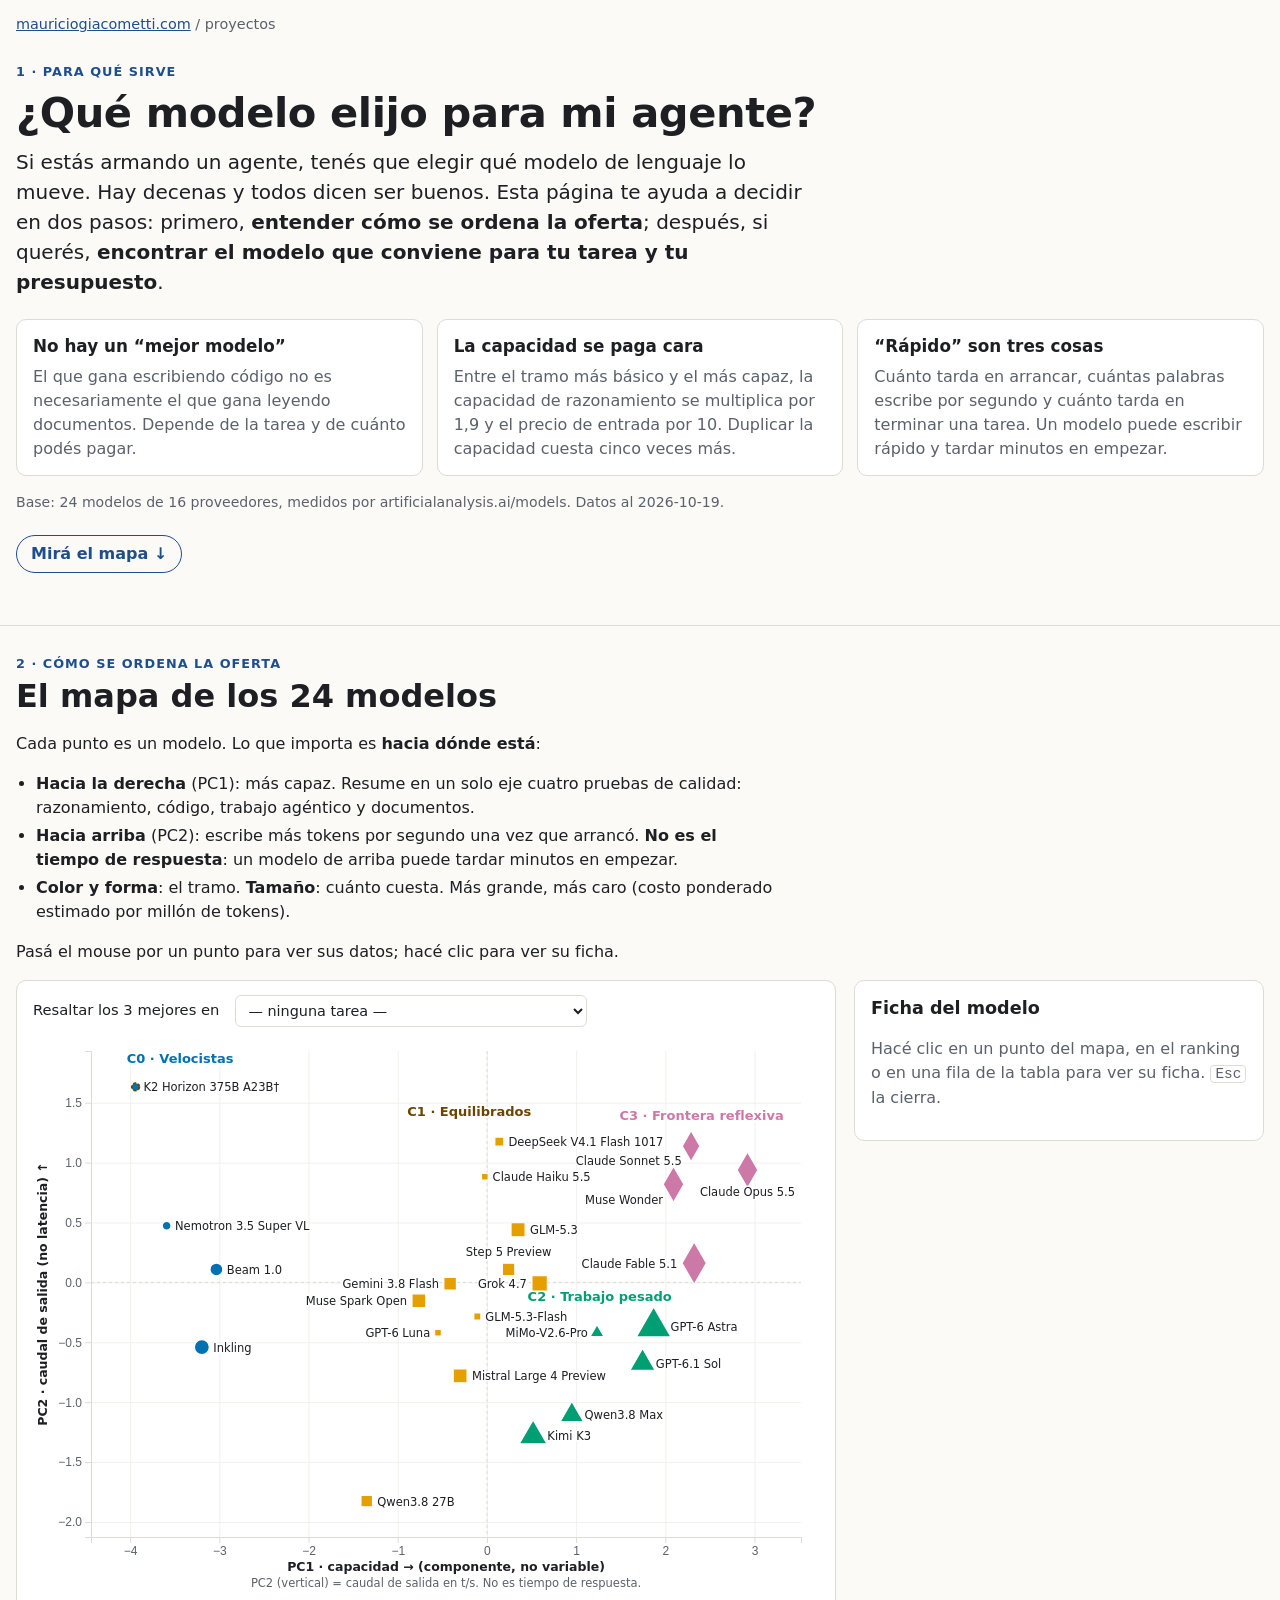
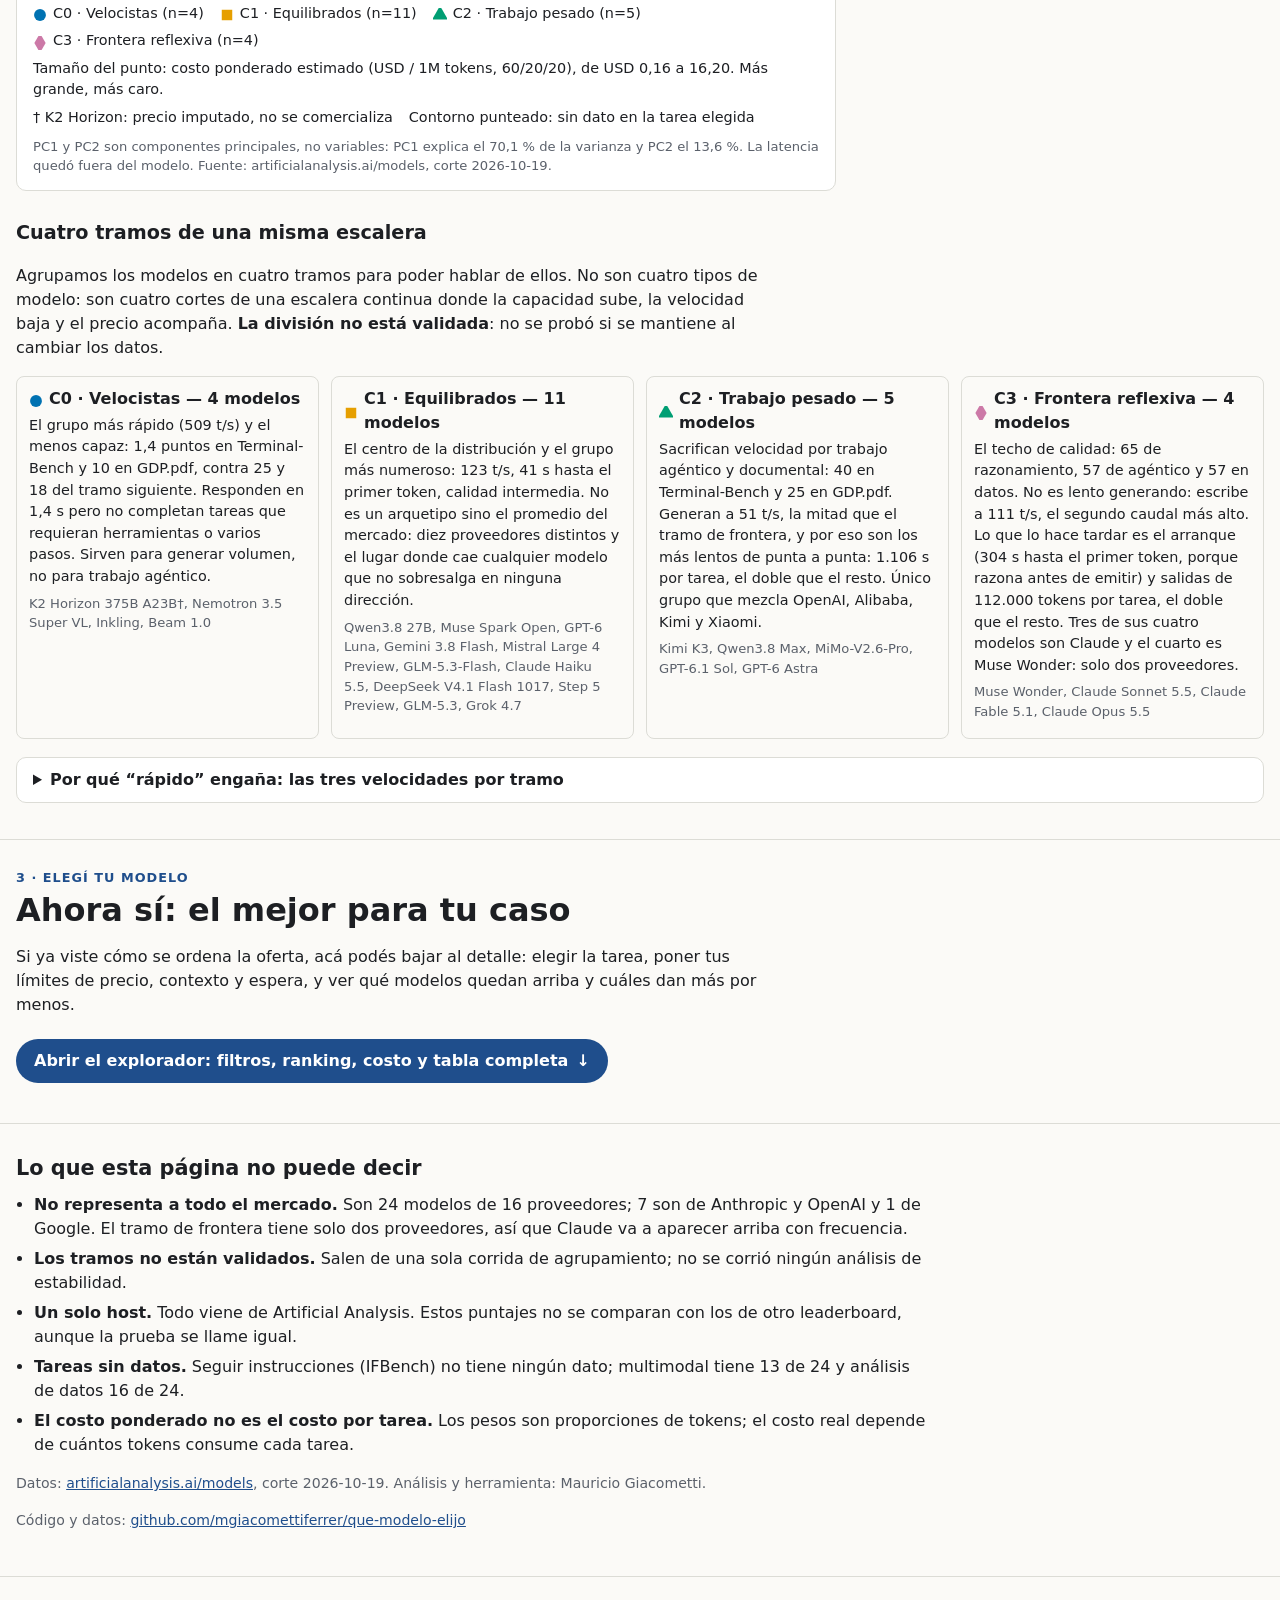
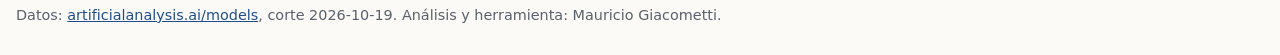
<file: outputs/web/que-modelo-elijo/index.html>
<!doctype html>
<html lang="es">
<head>
<meta charset="utf-8">
<meta name="viewport" content="width=device-width, initial-scale=1">
<title>¿Qué modelo elijo para mi agente? · Mauricio Giacometti</title>
<meta name="description" content="Cómo se ordenan 24 modelos de lenguaje de 16 proveedores según capacidad, velocidad y precio, y cómo elegir uno para tu agente. Datos de Artificial Analysis con corte 2026-10-19.">
<link rel="stylesheet" href="styles.css">
</head>
<body class="qm qm-standalone">
<a class="skip" href="#principal">Saltar al contenido</a>

<header class="site">
  <nav aria-label="Ruta"><a href="https://mauriciogiacometti.com">mauriciogiacometti.com</a> <span aria-hidden="true">/</span> proyectos</nav>
</header>

<main id="principal">

  <!-- NIVEL 1 · Para qué sirve -->
  <section class="level level-1" aria-labelledby="l1-title">
    <p class="step">1 · Para qué sirve</p>
    <h1 id="l1-title">¿Qué modelo elijo para mi agente?</h1>
    <p class="lede">Si estás armando un agente, tenés que elegir qué modelo de lenguaje lo mueve. Hay decenas y todos dicen ser buenos. Esta página te ayuda a decidir en dos pasos: primero, <strong>entender cómo se ordena la oferta</strong>; después, si querés, <strong>encontrar el modelo que conviene para tu tarea y tu presupuesto</strong>.</p>

    <div class="qm-ideas">
      <article class="idea">
        <h2>No hay un “mejor modelo”</h2>
        <p>El que gana escribiendo código no es necesariamente el que gana leyendo documentos. Depende de la tarea y de cuánto podés pagar.</p>
      </article>
      <article class="idea">
        <h2>La capacidad se paga cara</h2>
        <p>Entre el tramo más básico y el más capaz, la capacidad de razonamiento se multiplica por 1,9 y el precio de entrada por 10. Duplicar la capacidad cuesta cinco veces más.</p>
      </article>
      <article class="idea">
        <h2>“Rápido” son tres cosas</h2>
        <p>Cuánto tarda en arrancar, cuántas palabras escribe por segundo y cuánto tarda en terminar una tarea. Un modelo puede escribir rápido y tardar minutos en empezar.</p>
      </article>
    </div>

    <p class="source">Base: <span id="meta-line"></span></p>
    <p class="next"><a href="#l2-title">Mirá el mapa ↓</a></p>
  </section>

  <!-- NIVEL 2 · El mapa -->
  <section class="level level-2" aria-labelledby="l2-title">
    <p class="step">2 · Cómo se ordena la oferta</p>
    <h2 id="l2-title" class="level-title">El mapa de los 24 modelos</h2>
    <div class="reading">
      <p>Cada punto es un modelo. Lo que importa es <strong>hacia dónde está</strong>:</p>
      <ul>
        <li><strong>Hacia la derecha</strong> (PC1): más capaz. Resume en un solo eje cuatro pruebas de calidad: razonamiento, código, trabajo agéntico y documentos.</li>
        <li><strong>Hacia arriba</strong> (PC2): escribe más tokens por segundo una vez que arrancó. <strong>No es el tiempo de respuesta</strong>: un modelo de arriba puede tardar minutos en empezar.</li>
        <li><strong>Color y forma</strong>: el tramo. <strong>Tamaño</strong>: cuánto cuesta. Más grande, más caro (costo ponderado estimado por millón de tokens).</li>
      </ul>
      <p>Pasá el mouse por un punto para ver sus datos; hacé clic para ver su ficha.</p>
    </div>

    <div class="map-layout">
      <div class="card map-card">
        <div class="chart-tools">
          <label for="map-task">Resaltar los 3 mejores en</label>
          <select id="map-task"></select>
        </div>
        <div id="pca" class="chart"></div>
        <div id="pca-legend" class="legend" aria-label="Leyenda de tramos"></div>
        <p class="foot">PC1 y PC2 son componentes principales, no variables: PC1 explica el 70,1 % de la varianza y PC2 el 13,6 %. La latencia quedó fuera del modelo. Fuente: artificialanalysis.ai/models, corte 2026-10-19.</p>
      </div>
      <aside class="card ficha" aria-labelledby="ficha-title" aria-live="polite">
        <h3 id="ficha-title">Ficha del modelo</h3>
        <div id="ficha" class="ficha-slot"></div>
      </aside>
    </div>

    <h3 class="sub-title">Cuatro tramos de una misma escalera</h3>
    <p class="reading">Agrupamos los modelos en cuatro tramos para poder hablar de ellos. No son cuatro tipos de modelo: son cuatro cortes de una escalera continua donde la capacidad sube, la velocidad baja y el precio acompaña. <strong>La división no está validada</strong>: no se probó si se mantiene al cambiar los datos.</p>
    <div id="tramos" class="tramos"></div>

    <details class="more">
      <summary>Por qué “rápido” engaña: las tres velocidades por tramo</summary>
      <div class="table-wrap">
        <table class="mini">
          <caption>Promedios por tramo. Fuente: artificialanalysis.ai/models, corte 2026-10-19.</caption>
          <thead><tr><th scope="col">Medida</th><th scope="col">C0</th><th scope="col">C1</th><th scope="col">C2</th><th scope="col">C3</th></tr></thead>
          <tbody>
            <tr><th scope="row">Caudal de salida (t/s)</th><td>508,6</td><td>122,7</td><td>51,2</td><td>110,7</td></tr>
            <tr><th scope="row">Latencia al primer token (s)</th><td>1,4</td><td>41,2</td><td>114,0</td><td><strong>304,1</strong></td></tr>
            <tr><th scope="row">Tiempo por tarea (s)</th><td><strong>80</strong></td><td>598</td><td><strong>1.106</strong></td><td>703</td></tr>
          </tbody>
        </table>
      </div>
      <p>El tramo de frontera escribe rápido pero arranca tarde, porque razona antes de emitir. El de trabajo pesado arranca antes pero escribe a la mitad del caudal, y termina siendo el más lento de punta a punta.</p>
    </details>
  </section>

  <!-- NIVEL 3 · Elegir -->
  <section class="level level-3" aria-labelledby="l3-title">
    <p class="step">3 · Elegí tu modelo</p>
    <h2 id="l3-title" class="level-title">Ahora sí: el mejor para tu caso</h2>
    <p class="reading">Si ya viste cómo se ordena la oferta, acá podés bajar al detalle: elegir la tarea, poner tus límites de precio, contexto y espera, y ver qué modelos quedan arriba y cuáles dan más por menos.</p>

    <details id="explorer" class="explorer">
      <summary><span>Abrir el explorador: filtros, ranking, costo y tabla completa</span></summary>

      <ul class="warnings" aria-label="Advertencias sobre los datos">
        <li><strong>K2 Horizon (†) tiene precio imputado y no se comercializa.</strong> La fuente publica 0,00; se le asignó el mínimo del dataset. Si encabeza un orden por costo, no es una opción contratable.</li>
        <li><strong>Las tareas no se mezclan.</strong> Cada una es una prueba distinta; no se calcula ningún promedio entre ellas.</li>
        <li><strong>“Sin dato” no es puntaje bajo.</strong> Significa que la prueba no se corrió para ese modelo.</li>
      </ul>

      <div class="layout">
        <aside class="controls" aria-label="Tarea y filtros">
          <form id="filters">
            <fieldset>
              <legend>Tarea</legend>
              <label for="task">¿Para qué lo vas a usar?</label>
              <select id="task"></select>
              <p class="hint" id="task-hint"></p>
              <label class="check"><input type="checkbox" id="only-data"> Mostrar solo modelos con dato para esta tarea</label>
            </fieldset>

            <fieldset>
              <legend>Precio de entrada <span class="unit">USD / 1M tokens</span></legend>
              <label for="price-min">Mínimo: <output id="price-min-out"></output></label>
              <input type="range" id="price-min" min="0" max="1000" step="1">
              <label for="price-max">Máximo: <output id="price-max-out"></output></label>
              <input type="range" id="price-max" min="0" max="1000" step="1">
            </fieldset>

            <fieldset>
              <legend>Contexto mínimo</legend>
              <label for="ctx">Al menos <output id="ctx-out"></output> tokens</label>
              <input type="range" id="ctx" min="0" step="1">
            </fieldset>

            <fieldset>
              <legend>Latencia máxima al primer token</legend>
              <label for="lat">Hasta <output id="lat-out"></output> <span class="unit">(escala logarítmica)</span></label>
              <input type="range" id="lat" min="0" max="1000" step="1">
            </fieldset>

            <fieldset>
              <legend>Tramo</legend>
              <div id="cluster-list" class="checklist"></div>
            </fieldset>

            <fieldset>
              <legend>Licencia</legend>
              <label class="check"><input type="checkbox" id="open-only"> Solo pesos abiertos</label>
            </fieldset>

            <fieldset>
              <legend>Proveedor</legend>
              <p class="hint">Pasá el mouse o el foco por un proveedor para resaltar sus modelos.</p>
              <div class="mini-actions">
                <button type="button" id="prov-all">Todos</button>
                <button type="button" id="prov-none">Ninguno</button>
              </div>
              <div id="provider-list" class="checklist providers"></div>
            </fieldset>

            <button type="button" id="reset" class="reset">Restablecer filtros</button>
          </form>
        </aside>

        <div class="content">
          <p id="count" class="count" role="status" aria-live="polite"></p>

          <div class="row two">
            <section class="card" aria-labelledby="rank-title">
              <h3 id="rank-title">Ranking</h3>
              <div id="ranking"></div>
            </section>
            <section class="card ficha" aria-labelledby="ficha2-title" aria-live="polite">
              <h3 id="ficha2-title">Ficha del modelo</h3>
              <div id="ficha2" class="ficha-slot"></div>
            </section>
          </div>

          <section class="card" aria-labelledby="pareto-title">
            <h3 id="pareto-title">Costo contra capacidad</h3>
            <p class="sub">Eje X: el puntaje en la tarea elegida. Eje Y: el costo, en escala logarítmica. La línea une la <strong>frontera de Pareto</strong>: los modelos para los que ningún otro es a la vez mejor y más barato.</p>
            <div class="chart-tools">
              <label for="cost-metric">Costo en Y</label>
              <select id="cost-metric">
                <option value="ponderado">Costo ponderado estimado (USD / 1M tokens) · 60/20/20</option>
                <option value="precio_in">Precio de entrada (USD / 1M tokens)</option>
                <option value="precio_out">Precio de salida (USD / 1M tokens)</option>
              </select>
              <label class="check"><input type="checkbox" id="color-pareto"> Colorear por frontera</label>
              <label class="check"><input type="checkbox" id="pareto-k2"> Incluir K2 Horizon en la frontera</label>
            </div>
            <div id="pareto" class="chart"></div>
            <p class="foot" id="pareto-foot"></p>
          </section>

          <section class="card" aria-labelledby="tabla-title">
            <h3 id="tabla-title">Todas las métricas</h3>
            <p class="sub">Hacé clic en un encabezado para ordenar. Los faltantes figuran como “sin dato” y siempre van al final, en cualquier sentido de orden.</p>
            <p id="sort-warning" class="alert" hidden></p>
            <div class="table-wrap" tabindex="0" role="region" aria-labelledby="tabla-title">
              <table id="table" class="data"></table>
            </div>
            <p class="foot" id="table-foot"></p>
          </section>
        </div>
      </div>
    </details>
  </section>

  <section class="level limits-wrap" aria-labelledby="limites-title">
    <h2 id="limites-title" class="level-title small">Lo que esta página no puede decir</h2>
    <ul class="limits">
      <li><strong>No representa a todo el mercado.</strong> Son 24 modelos de 16 proveedores; 7 son de Anthropic y OpenAI y 1 de Google. El tramo de frontera tiene solo dos proveedores, así que Claude va a aparecer arriba con frecuencia.</li>
      <li><strong>Los tramos no están validados.</strong> Salen de una sola corrida de agrupamiento; no se corrió ningún análisis de estabilidad.</li>
      <li><strong>Un solo host.</strong> Todo viene de Artificial Analysis. Estos puntajes no se comparan con los de otro leaderboard, aunque la prueba se llame igual.</li>
      <li><strong>Tareas sin datos.</strong> Seguir instrucciones (IFBench) no tiene ningún dato; multimodal tiene 13 de 24 y análisis de datos 16 de 24.</li>
      <li><strong>El costo ponderado no es el costo por tarea.</strong> Los pesos son proporciones de tokens; el costo real depende de cuántos tokens consume cada tarea.</li>
    </ul>
    <p class="source">Datos: <a href="https://artificialanalysis.ai/models">artificialanalysis.ai/models</a>, corte 2026-10-19. Análisis y herramienta: Mauricio Giacometti.</p>
    <p class="source">Código y datos: <a href="https://github.com/mgiacomettiferrer/que-modelo-elijo">github.com/mgiacomettiferrer/que-modelo-elijo</a></p>
  </section>
</main>

<footer class="site">
  <p>Datos: <a href="https://artificialanalysis.ai/models">artificialanalysis.ai/models</a>, corte 2026-10-19. Análisis y herramienta: Mauricio Giacometti.</p>
</footer>

<div id="tooltip" class="tooltip" role="tooltip" hidden></div>

<script src="vendor/d3.min.js"></script>
<script src="data/models.js"></script>
<script src="app.js"></script>
</body>
</html>
</file>
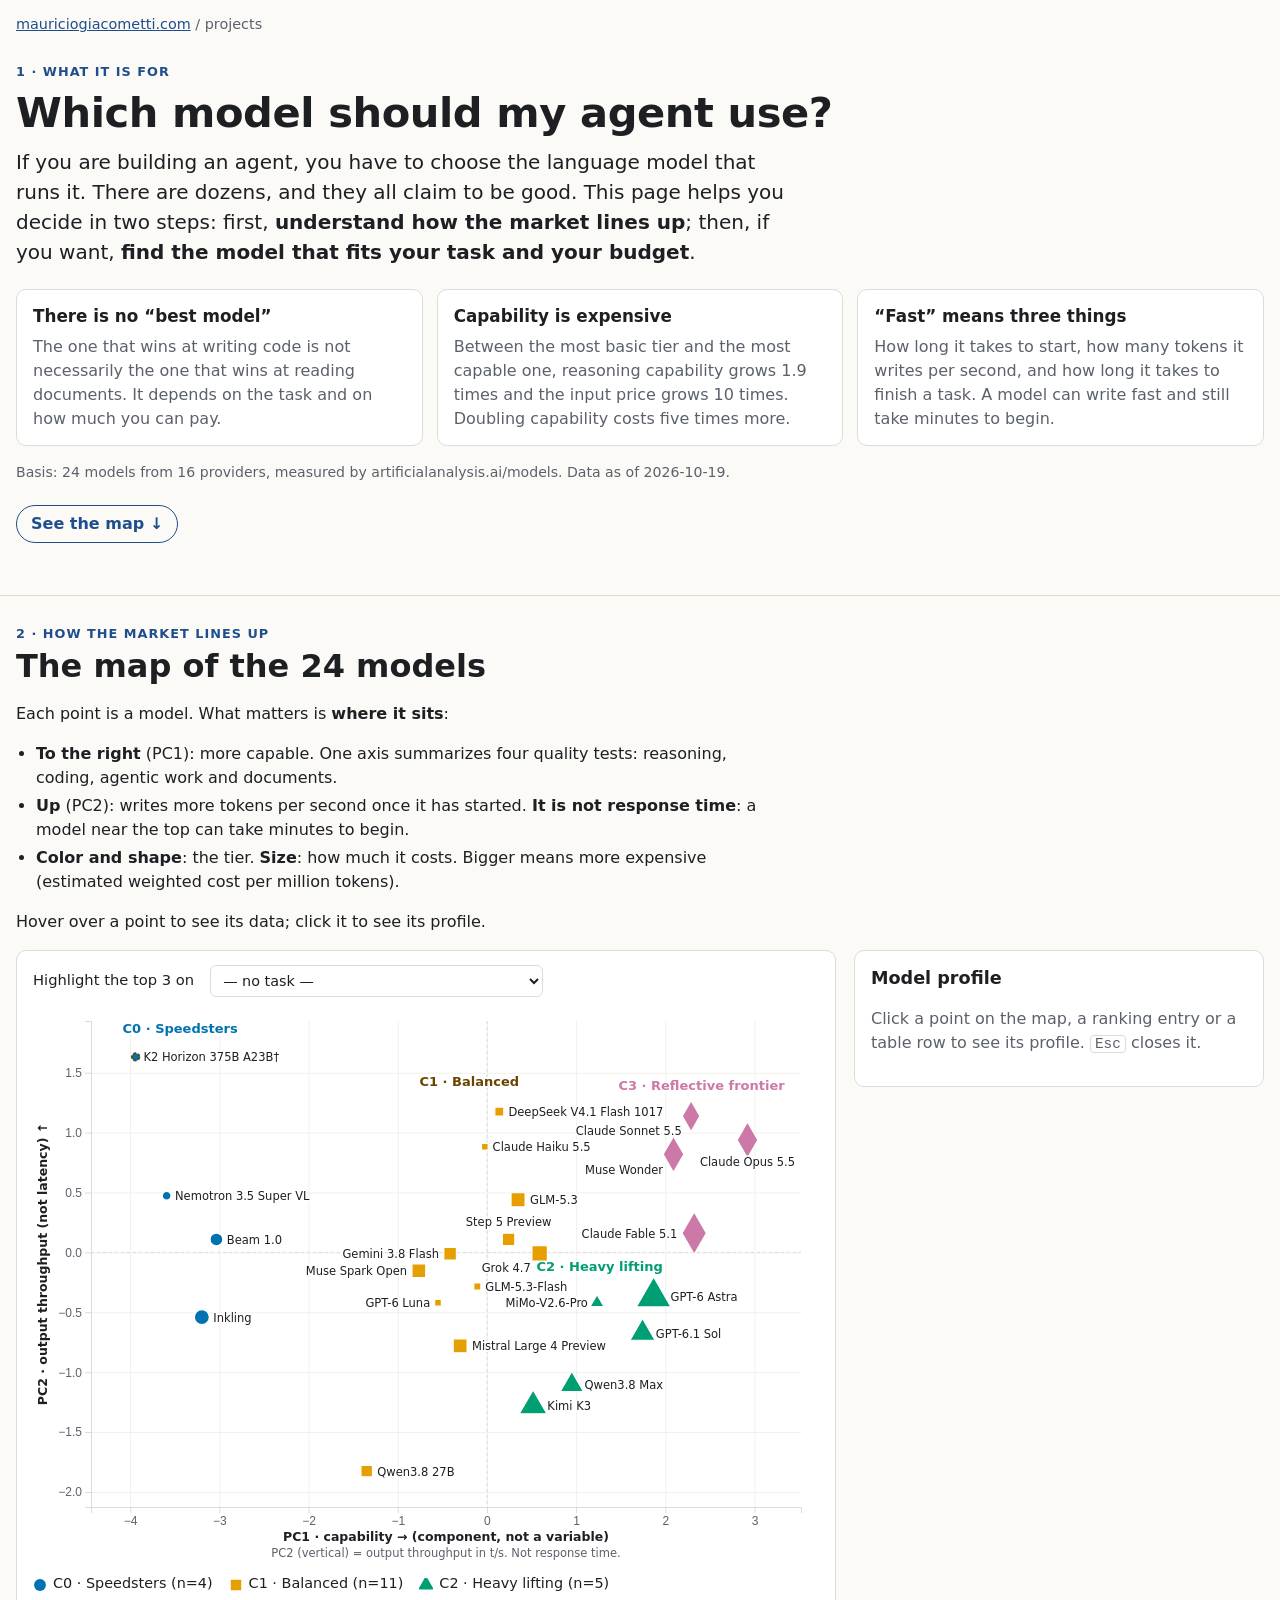
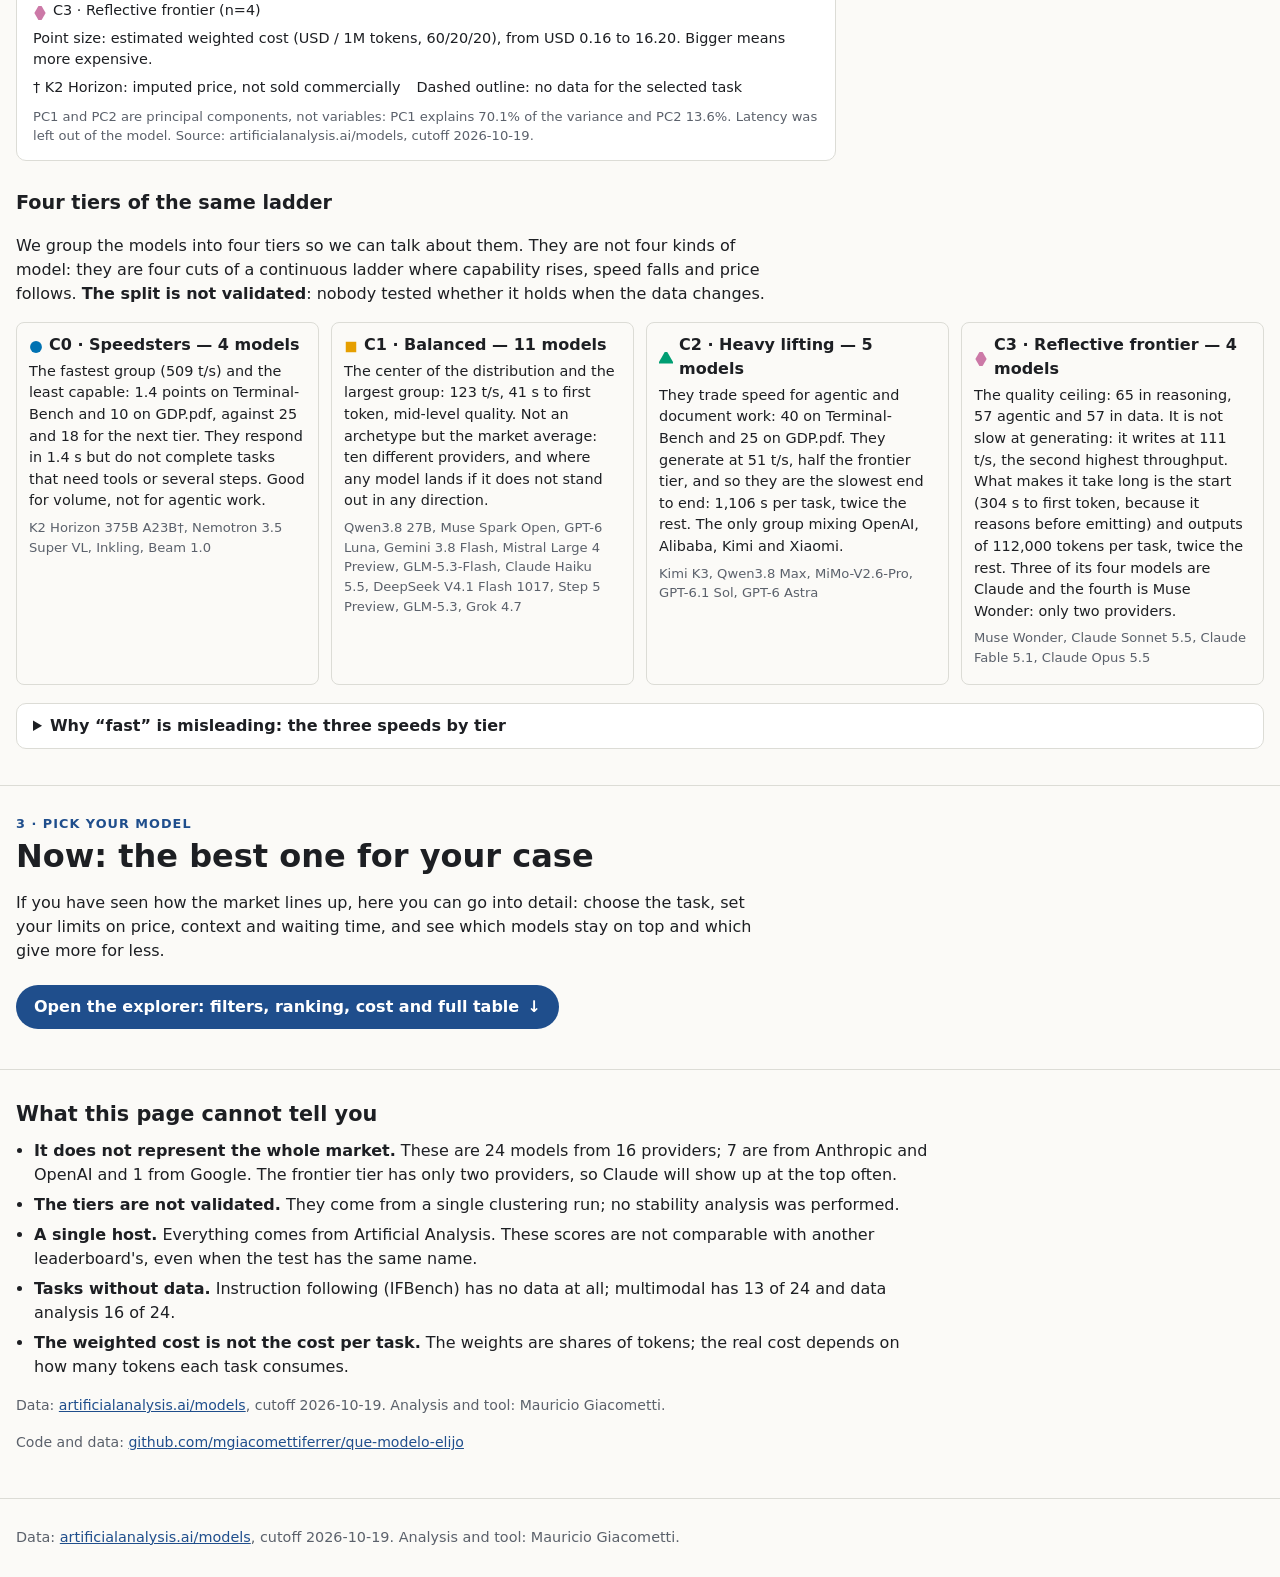
<file: outputs/web/que-modelo-elijo/en/index.html>
<!doctype html>
<html lang="en">
<head>
<meta charset="utf-8">
<meta name="viewport" content="width=device-width, initial-scale=1">
<title>Which model should my agent use? · Mauricio Giacometti</title>
<meta name="description" content="How 24 language models from 16 providers line up by capability, speed and price, and how to pick one for your agent. Data from Artificial Analysis, cutoff 2026-10-19.">
<link rel="stylesheet" href="../styles.css">
</head>
<body class="qm qm-standalone">
<a class="skip" href="#principal">Skip to content</a>

<header class="site">
  <nav aria-label="Breadcrumb"><a href="https://mauriciogiacometti.com/en/">mauriciogiacometti.com</a> <span aria-hidden="true">/</span> projects</nav>
</header>

<main id="principal">

  <!-- LEVEL 1 · What it is for -->
  <section class="level level-1" aria-labelledby="l1-title">
    <p class="step">1 · What it is for</p>
    <h1 id="l1-title">Which model should my agent use?</h1>
    <p class="lede">If you are building an agent, you have to choose the language model that runs it. There are dozens, and they all claim to be good. This page helps you decide in two steps: first, <strong>understand how the market lines up</strong>; then, if you want, <strong>find the model that fits your task and your budget</strong>.</p>

    <div class="qm-ideas">
      <article class="idea">
        <h2>There is no “best model”</h2>
        <p>The one that wins at writing code is not necessarily the one that wins at reading documents. It depends on the task and on how much you can pay.</p>
      </article>
      <article class="idea">
        <h2>Capability is expensive</h2>
        <p>Between the most basic tier and the most capable one, reasoning capability grows 1.9 times and the input price grows 10 times. Doubling capability costs five times more.</p>
      </article>
      <article class="idea">
        <h2>“Fast” means three things</h2>
        <p>How long it takes to start, how many tokens it writes per second, and how long it takes to finish a task. A model can write fast and still take minutes to begin.</p>
      </article>
    </div>

    <p class="source">Basis: <span id="meta-line"></span></p>
    <p class="next"><a href="#l2-title">See the map ↓</a></p>
  </section>

  <!-- LEVEL 2 · The map -->
  <section class="level level-2" aria-labelledby="l2-title">
    <p class="step">2 · How the market lines up</p>
    <h2 id="l2-title" class="level-title">The map of the 24 models</h2>
    <div class="reading">
      <p>Each point is a model. What matters is <strong>where it sits</strong>:</p>
      <ul>
        <li><strong>To the right</strong> (PC1): more capable. One axis summarizes four quality tests: reasoning, coding, agentic work and documents.</li>
        <li><strong>Up</strong> (PC2): writes more tokens per second once it has started. <strong>It is not response time</strong>: a model near the top can take minutes to begin.</li>
        <li><strong>Color and shape</strong>: the tier. <strong>Size</strong>: how much it costs. Bigger means more expensive (estimated weighted cost per million tokens).</li>
      </ul>
      <p>Hover over a point to see its data; click it to see its profile.</p>
    </div>

    <div class="map-layout">
      <div class="card map-card">
        <div class="chart-tools">
          <label for="map-task">Highlight the top 3 on</label>
          <select id="map-task"></select>
        </div>
        <div id="pca" class="chart"></div>
        <div id="pca-legend" class="legend" aria-label="Tier legend"></div>
        <p class="foot">PC1 and PC2 are principal components, not variables: PC1 explains 70.1% of the variance and PC2 13.6%. Latency was left out of the model. Source: artificialanalysis.ai/models, cutoff 2026-10-19.</p>
      </div>
      <aside class="card ficha" aria-labelledby="ficha-title" aria-live="polite">
        <h3 id="ficha-title">Model profile</h3>
        <div id="ficha" class="ficha-slot"></div>
      </aside>
    </div>

    <h3 class="sub-title">Four tiers of the same ladder</h3>
    <p class="reading">We group the models into four tiers so we can talk about them. They are not four kinds of model: they are four cuts of a continuous ladder where capability rises, speed falls and price follows. <strong>The split is not validated</strong>: nobody tested whether it holds when the data changes.</p>
    <div id="tramos" class="tramos"></div>

    <details class="more">
      <summary>Why “fast” is misleading: the three speeds by tier</summary>
      <div class="table-wrap">
        <table class="mini">
          <caption>Averages by tier. Source: artificialanalysis.ai/models, cutoff 2026-10-19.</caption>
          <thead><tr><th scope="col">Measure</th><th scope="col">C0</th><th scope="col">C1</th><th scope="col">C2</th><th scope="col">C3</th></tr></thead>
          <tbody>
            <tr><th scope="row">Output throughput (t/s)</th><td>508.6</td><td>122.7</td><td>51.2</td><td>110.7</td></tr>
            <tr><th scope="row">Latency to first token (s)</th><td>1.4</td><td>41.2</td><td>114.0</td><td><strong>304.1</strong></td></tr>
            <tr><th scope="row">Time per task (s)</th><td><strong>80</strong></td><td>598</td><td><strong>1,106</strong></td><td>703</td></tr>
          </tbody>
        </table>
      </div>
      <p>The frontier tier writes fast but starts late, because it reasons before emitting. The heavy-lifting tier starts earlier but writes at half the throughput, and ends up the slowest end to end.</p>
    </details>
  </section>

  <!-- LEVEL 3 · Choose -->
  <section class="level level-3" aria-labelledby="l3-title">
    <p class="step">3 · Pick your model</p>
    <h2 id="l3-title" class="level-title">Now: the best one for your case</h2>
    <p class="reading">If you have seen how the market lines up, here you can go into detail: choose the task, set your limits on price, context and waiting time, and see which models stay on top and which give more for less.</p>

    <details id="explorer" class="explorer">
      <summary><span>Open the explorer: filters, ranking, cost and full table</span></summary>

      <ul class="warnings" aria-label="Data warnings">
        <li><strong>K2 Horizon (†) has an imputed price and is not sold commercially.</strong> The source publishes 0.00; it was assigned the dataset minimum. If it tops a cost ranking, it is not an option you can buy.</li>
        <li><strong>Tasks are not mixed.</strong> Each one is a different test; no average across them is computed.</li>
        <li><strong>“No data” is not a low score.</strong> It means the test was not run for that model.</li>
      </ul>

      <div class="layout">
        <aside class="controls" aria-label="Task and filters">
          <form id="filters">
            <fieldset>
              <legend>Task</legend>
              <label for="task">What will you use it for?</label>
              <select id="task"></select>
              <p class="hint" id="task-hint"></p>
              <label class="check"><input type="checkbox" id="only-data"> Show only models with data for this task</label>
            </fieldset>

            <fieldset>
              <legend>Input price <span class="unit">USD / 1M tokens</span></legend>
              <label for="price-min">Minimum: <output id="price-min-out"></output></label>
              <input type="range" id="price-min" min="0" max="1000" step="1">
              <label for="price-max">Maximum: <output id="price-max-out"></output></label>
              <input type="range" id="price-max" min="0" max="1000" step="1">
            </fieldset>

            <fieldset>
              <legend>Minimum context</legend>
              <label for="ctx">At least <output id="ctx-out"></output> tokens</label>
              <input type="range" id="ctx" min="0" step="1">
            </fieldset>

            <fieldset>
              <legend>Maximum latency to first token</legend>
              <label for="lat">Up to <output id="lat-out"></output> <span class="unit">(log scale)</span></label>
              <input type="range" id="lat" min="0" max="1000" step="1">
            </fieldset>

            <fieldset>
              <legend>Tier</legend>
              <div id="cluster-list" class="checklist"></div>
            </fieldset>

            <fieldset>
              <legend>License</legend>
              <label class="check"><input type="checkbox" id="open-only"> Open weights only</label>
            </fieldset>

            <fieldset>
              <legend>Provider</legend>
              <p class="hint">Hover or focus a provider to highlight its models.</p>
              <div class="mini-actions">
                <button type="button" id="prov-all">All</button>
                <button type="button" id="prov-none">None</button>
              </div>
              <div id="provider-list" class="checklist providers"></div>
            </fieldset>

            <button type="button" id="reset" class="reset">Reset filters</button>
          </form>
        </aside>

        <div class="content">
          <p id="count" class="count" role="status" aria-live="polite"></p>

          <div class="row two">
            <section class="card" aria-labelledby="rank-title">
              <h3 id="rank-title">Ranking</h3>
              <div id="ranking"></div>
            </section>
            <section class="card ficha" aria-labelledby="ficha2-title" aria-live="polite">
              <h3 id="ficha2-title">Model profile</h3>
              <div id="ficha2" class="ficha-slot"></div>
            </section>
          </div>

          <section class="card" aria-labelledby="pareto-title">
            <h3 id="pareto-title">Cost versus capability</h3>
            <p class="sub">X axis: the score on the selected task. Y axis: cost, on a log scale. The line joins the <strong>Pareto frontier</strong>: the models for which no other model is both better and cheaper.</p>
            <div class="chart-tools">
              <label for="cost-metric">Cost on Y</label>
              <select id="cost-metric">
                <option value="ponderado">Estimated weighted cost (USD / 1M tokens) · 60/20/20</option>
                <option value="precio_in">Input price (USD / 1M tokens)</option>
                <option value="precio_out">Output price (USD / 1M tokens)</option>
              </select>
              <label class="check"><input type="checkbox" id="color-pareto"> Color by frontier</label>
              <label class="check"><input type="checkbox" id="pareto-k2"> Include K2 Horizon in the frontier</label>
            </div>
            <div id="pareto" class="chart"></div>
            <p class="foot" id="pareto-foot"></p>
          </section>

          <section class="card" aria-labelledby="tabla-title">
            <h3 id="tabla-title">All metrics</h3>
            <p class="sub">Click a header to sort. Missing values are shown as “no data” and always go last, in either sort direction.</p>
            <p id="sort-warning" class="alert" hidden></p>
            <div class="table-wrap" tabindex="0" role="region" aria-labelledby="tabla-title">
              <table id="table" class="data"></table>
            </div>
            <p class="foot" id="table-foot"></p>
          </section>
        </div>
      </div>
    </details>
  </section>

  <section class="level limits-wrap" aria-labelledby="limites-title">
    <h2 id="limites-title" class="level-title small">What this page cannot tell you</h2>
    <ul class="limits">
      <li><strong>It does not represent the whole market.</strong> These are 24 models from 16 providers; 7 are from Anthropic and OpenAI and 1 from Google. The frontier tier has only two providers, so Claude will show up at the top often.</li>
      <li><strong>The tiers are not validated.</strong> They come from a single clustering run; no stability analysis was performed.</li>
      <li><strong>A single host.</strong> Everything comes from Artificial Analysis. These scores are not comparable with another leaderboard's, even when the test has the same name.</li>
      <li><strong>Tasks without data.</strong> Instruction following (IFBench) has no data at all; multimodal has 13 of 24 and data analysis 16 of 24.</li>
      <li><strong>The weighted cost is not the cost per task.</strong> The weights are shares of tokens; the real cost depends on how many tokens each task consumes.</li>
    </ul>
    <p class="source">Data: <a href="https://artificialanalysis.ai/models">artificialanalysis.ai/models</a>, cutoff 2026-10-19. Analysis and tool: Mauricio Giacometti.</p>
    <p class="source">Code and data: <a href="https://github.com/mgiacomettiferrer/que-modelo-elijo">github.com/mgiacomettiferrer/que-modelo-elijo</a></p>
  </section>
</main>

<footer class="site">
  <p>Data: <a href="https://artificialanalysis.ai/models">artificialanalysis.ai/models</a>, cutoff 2026-10-19. Analysis and tool: Mauricio Giacometti.</p>
</footer>

<div id="tooltip" class="tooltip" role="tooltip" hidden></div>

<script src="../vendor/d3.min.js"></script>
<script src="../data/models.js"></script>
<script src="../app.js"></script>
</body>
</html>
</file>
<file: outputs/web/que-modelo-elijo/styles.css>
/* Todo vive bajo .qm: la misma hoja sirve suelta (body.qm) y dentro del sitio (main.qm.qm-site). */
.qm {
  --bg: #fbfaf7;
  --card: #ffffff;
  --fg: #1d1f23;
  --muted: #5b616b;
  --line: #dcdcd6;
  --soft: #f1f0ec;
  --accent: #1f4e8c;
  --warn-bg: #fff4dc;
  --warn-fg: #6b4500;
  --focus: #1f4e8c;
  /* Okabe-Ito: distinguibles con deuteranopia, protanopia y tritanopia */
  --c0: #0072b2;
  --c1: #e69f00;
  --c2: #009e73;
  --c3: #cc79a7;
  --front: #1d1f23;
  --off: #b9bcc2;
  color-scheme: light;
}
@media (prefers-color-scheme: dark) {
  .qm:not(.qm-site) {
    --bg: #15171a; --card: #1d2024; --fg: #e9e7e2; --muted: #a3a8b0; --line: #343840;
    --soft: #25292e; --accent: #8db4ec; --warn-bg: #3a2e14; --warn-fg: #f3d58f; --focus: #8db4ec;
    --c0: #56b4e9; --c1: #e69f00; --c2: #2fbf8f; --c3: #e08fc0; --front: #f2f0ea; --off: #5c6169;
    color-scheme: dark;
  }
}

/* Dentro de mauriciogiacometti.com: paleta oscura del sitio, siempre. */
.qm.qm-site {
  --bg: #171916; --card: #1c1f1b; --fg: #f0eee7; --muted: #afb0a7; --line: #3a3d36;
  --soft: #252820; --accent: #d5ed8b; --warn-bg: #3a2e14; --warn-fg: #f3d58f; --focus: #ff754c;
  --c0: #56b4e9; --c1: #e69f00; --c2: #2fbf8f; --c3: #e08fc0; --front: #f0eee7; --off: #5c6169;
  color-scheme: dark;
}

.qm * { box-sizing: border-box; }
.qm {
  margin: 0; background: var(--bg); color: var(--fg);
  font: 16px/1.5 system-ui, -apple-system, "Segoe UI", Roboto, sans-serif;
}
.qm a { color: var(--accent); }
.qm :focus-visible { outline: 3px solid var(--focus); outline-offset: 2px; }
.qm code, .qm kbd { font-family: ui-monospace, Consolas, monospace; font-size: .9em; }
.qm kbd { border: 1px solid var(--line); border-radius: 4px; padding: 0 4px; }

.qm-standalone .skip { position: absolute; left: -999px; top: 0; background: var(--card); padding: 8px 12px; z-index: 10; }
.qm-standalone .skip:focus { left: 8px; }

.qm header.site, .qm footer.site { max-width: 1400px; margin: 0 auto; padding: 14px 16px; color: var(--muted); font-size: .9rem; }
.qm footer.site { border-top: 1px solid var(--line); margin-top: 32px; }

.qm h1 { font-size: clamp(1.8rem, 4vw, 2.6rem); line-height: 1.15; margin: 8px 0 10px; letter-spacing: -.01em; }
.lede { font-size: 1.1rem; max-width: 70ch; margin: 0 0 14px; }
.warnings { list-style: none; padding: 0; margin: 0; display: grid; gap: 8px; grid-template-columns: repeat(auto-fit, minmax(260px, 1fr)); }
.warnings li { background: var(--warn-bg); color: var(--warn-fg); border-radius: 8px; padding: 10px 12px; font-size: .92rem; }
.k2mark { font-weight: 700; }

.layout { display: grid; margin-top: 16px; grid-template-columns: 290px minmax(0, 1fr); gap: 20px; align-items: start; }
.controls { position: sticky; top: 12px; max-height: calc(100vh - 24px); overflow: auto; background: var(--card); border: 1px solid var(--line); border-radius: 10px; padding: 12px 14px; }
.qm fieldset { border: 0; border-bottom: 1px solid var(--line); margin: 0; padding: 10px 0 14px; min-width: 0; }
.qm fieldset:last-of-type { border-bottom: 0; }
.qm legend { font-weight: 650; padding: 0; margin-bottom: 6px; }
.unit { font-weight: 400; color: var(--muted); font-size: .85rem; }
.qm label { display: block; font-size: .92rem; margin: 4px 0 2px; }
.qm select { width: 100%; font: inherit; padding: 6px 8px; border: 1px solid var(--line); border-radius: 6px; background: var(--card); color: var(--fg); }
.qm input[type="range"] { width: 100%; accent-color: var(--accent); }
.qm .check { display: flex; gap: 8px; align-items: flex-start; cursor: pointer; }
.qm .check input { margin-top: 4px; accent-color: var(--accent); }
.hint { color: var(--muted); font-size: .85rem; margin: 4px 0 6px; }
.checklist { display: grid; gap: 2px; }
.providers .check { padding: 2px 4px; border-radius: 4px; }
.providers .check:hover, .providers .check:focus-within { background: var(--soft); }
.providers .n { color: var(--muted); margin-left: auto; font-variant-numeric: tabular-nums; }
.mini-actions { display: flex; gap: 6px; margin-bottom: 6px; }
.qm button { font: inherit; cursor: pointer; border: 1px solid var(--line); background: var(--soft); color: var(--fg); border-radius: 6px; padding: 4px 10px; }
.qm button:hover { border-color: var(--muted); }
.reset { width: 100%; margin-top: 10px; padding: 8px; }
.swatch { width: 14px; height: 14px; flex: none; margin-top: 4px; }

.controls, .content { min-width: 0; }
.content { display: grid; gap: 18px; }
.count { margin: 0; font-weight: 600; }
.row.two { display: grid; grid-template-columns: minmax(0, 1.25fr) minmax(0, 1fr); gap: 18px; }
.card { background: var(--card); border: 1px solid var(--line); border-radius: 10px; padding: 14px 16px; min-width: 0; }
.card h2 { font-size: 1.2rem; margin: 0 0 6px; }
.card h3 { font-size: 1rem; margin: 18px 0 6px; }
.sub { color: var(--muted); font-size: .92rem; margin: 0 0 10px; max-width: 90ch; }
.foot { color: var(--muted); font-size: .82rem; margin: 8px 0 0; }
.alert { background: var(--warn-bg); color: var(--warn-fg); border-radius: 8px; padding: 8px 12px; font-size: .92rem; }
.empty { color: var(--muted); }
.empty-state { padding: 28px 12px; text-align: center; color: var(--muted); }
.empty-state button { margin-top: 8px; }

/* Niveles */
.level { max-width: 1400px; margin: 0 auto; padding: 28px 16px 8px; }
.level + .level { border-top: 1px solid var(--line); margin-top: 28px; }
.step { margin: 0 0 4px; font-size: .8rem; font-weight: 700; letter-spacing: .08em; text-transform: uppercase; color: var(--accent); }
.level-title { font-size: clamp(1.5rem, 3vw, 2rem); line-height: 1.2; margin: 4px 0 12px; }
.level-title.small { font-size: 1.3rem; }
.level-1 { padding-top: 12px; }
.level-1 .lede { font-size: clamp(1.05rem, 2vw, 1.25rem); max-width: 62ch; margin: 0 0 22px; }
.qm-ideas { display: grid; grid-template-columns: repeat(auto-fit, minmax(240px, 1fr)); gap: 14px; }
.idea { background: var(--card); border: 1px solid var(--line); border-radius: 10px; padding: 14px 16px; }
.idea h2 { font-size: 1.05rem; margin: 0 0 6px; }
.idea p { margin: 0; color: var(--muted); }
.source { color: var(--muted); font-size: .88rem; margin: 16px 0 4px; }
.download { font-weight: 650; white-space: nowrap; }
.download::before { content: "↓ "; }
.next a { display: inline-block; margin-top: 6px; font-weight: 650; text-decoration: none; border: 1px solid var(--accent); border-radius: 999px; padding: 6px 14px; }
.reading { max-width: 75ch; }
.reading ul { padding-left: 20px; margin: 6px 0 10px; }
.reading li { margin-bottom: 4px; }
.map-layout { display: grid; grid-template-columns: minmax(0, 2fr) minmax(0, 1fr); gap: 18px; align-items: start; margin-top: 10px; }
.map-layout .ficha { position: sticky; top: 12px; max-height: calc(100vh - 24px); overflow: auto; }
.sub-title { font-size: 1.2rem; margin: 28px 0 6px; }
.tramos { margin-top: 10px; }
.qm details.more { margin-top: 18px; background: var(--card); border: 1px solid var(--line); border-radius: 10px; padding: 10px 16px; }
.qm details.more summary { cursor: pointer; font-weight: 650; }
.qm details.more[open] summary { margin-bottom: 8px; }
.explorer > summary { list-style: none; cursor: pointer; display: inline-flex; align-items: center; gap: 8px; background: var(--accent); color: var(--card); font-weight: 650; border-radius: 999px; padding: 10px 18px; margin: 6px 0 4px; }
.explorer > summary::-webkit-details-marker { display: none; }
.explorer > summary::after { content: "↓"; }
.explorer[open] > summary::after { content: "↑"; }
.explorer .warnings { margin-top: 14px; }
.limits-wrap .limits { max-width: 90ch; }

/* Ranking */
.rank-head { font-size: .9rem; color: var(--muted); margin: 0 0 8px; }
.rank-list { list-style: none; margin: 0; padding: 0; max-height: 470px; overflow: auto; }
.rank-list li { display: grid; grid-template-columns: 2.2em minmax(0, 1fr) 4.2em; gap: 8px; align-items: center; padding: 5px 4px; border-bottom: 1px solid var(--soft); }
.rank-list li.top { background: var(--soft); }
.rank-list li.nodata .val { color: var(--muted); font-style: italic; font-size: .85rem; }
.rank-list .pos { font-variant-numeric: tabular-nums; color: var(--muted); text-align: right; }
.rank-list li.top .pos { color: var(--fg); font-weight: 700; }
.rank-list .who button { all: unset; cursor: pointer; font-weight: 600; }
.rank-list .who button:focus-visible { outline: 3px solid var(--focus); }
.rank-list .who small { display: block; color: var(--muted); font-size: .8rem; }
.rank-list .bar { height: 5px; background: var(--soft); border-radius: 3px; margin-top: 3px; }
.rank-list .bar span { display: block; height: 100%; background: var(--accent); border-radius: 3px; }
.rank-list .val { text-align: right; font-variant-numeric: tabular-nums; font-weight: 600; }
.badge { display: inline-block; font-size: .72rem; font-weight: 600; background: var(--warn-bg); color: var(--warn-fg); border-radius: 4px; padding: 0 5px; margin-left: 4px; vertical-align: 1px; }

/* Ficha */
.ficha dl { display: grid; grid-template-columns: auto 1fr; gap: 3px 12px; margin: 8px 0; font-size: .92rem; }
.ficha dt { color: var(--muted); }
.ficha dd { margin: 0; font-variant-numeric: tabular-nums; }
.ficha h3 { font-size: 1.1rem; margin: 0 0 6px; }
.ficha h4 { margin: 12px 0 4px; font-size: .95rem; }
.ficha .name { font-size: 1.15rem; font-weight: 700; margin: 0; }
.ficha .tramo { display: flex; gap: 6px; align-items: center; margin: 4px 0; font-size: .92rem; }
.nd { color: var(--muted); font-style: italic; }

/* Charts */
.chart { position: relative; width: 100%; min-height: 260px; }
.chart svg { display: block; width: 100%; height: auto; overflow: visible; }
.chart-tools { display: flex; flex-wrap: wrap; gap: 6px 16px; align-items: center; margin-bottom: 8px; font-size: .9rem; }
.chart-tools select { width: auto; max-width: 100%; }
.chart-tools label { margin: 0; }
.axis text { fill: var(--muted); font-size: 12px; }
.axis path, .axis line { stroke: var(--line); }
.grid line { stroke: var(--soft); }
.grid path { display: none; }
.axis-label { fill: var(--fg); font-size: 12.5px; font-weight: 600; }
.axis-note { fill: var(--muted); font-size: 11.5px; }
.zero { stroke: var(--line); stroke-dasharray: 3 3; }
.nodata-band { fill: var(--soft); }
.nodata-label { fill: var(--muted); font-size: 11.5px; font-style: italic; }

.pt { cursor: pointer; stroke: var(--card); stroke-width: 1.2; transition: opacity .15s; }
.pt:focus { outline: none; }
.pt:focus-visible { stroke: var(--focus); stroke-width: 3; }
.pt.c0 { fill: var(--c0); } .pt.c1 { fill: var(--c1); } .pt.c2 { fill: var(--c2); } .pt.c3 { fill: var(--c3); }
.pt.nodata { fill-opacity: .2; stroke: var(--muted); stroke-dasharray: 2 2; }
.pt.imputed { stroke: var(--warn-fg); stroke-width: 1.8; stroke-dasharray: 3 2; }
.pt.front-on { fill: var(--front); }
.pt.front-off { fill: var(--off); }
.pt.selected { stroke: var(--fg); stroke-width: 3; stroke-dasharray: none; }
.dim { opacity: .3; }
.ring { fill: none; stroke: var(--fg); stroke-width: 2; pointer-events: none; }
.rank-label { fill: var(--fg); font-size: 12px; font-weight: 700; paint-order: stroke; stroke: var(--card); stroke-width: 4px; pointer-events: none; }
.k2-note { fill: var(--warn-fg); font-size: 11.5px; paint-order: stroke; stroke: var(--card); stroke-width: 4px; pointer-events: none; }
.cluster-label { font-size: 13px; font-weight: 700; paint-order: stroke; stroke: var(--card); stroke-width: 4px; pointer-events: none; }
.cluster-label.t0 { fill: var(--c0); } .cluster-label.t1 { fill: var(--warn-fg); } .cluster-label.t2 { fill: var(--c2); } .cluster-label.t3 { fill: var(--c3); }
.pt-label { fill: var(--fg); font-weight: 500; paint-order: stroke; stroke: var(--card); stroke-width: 3px; stroke-linejoin: round; pointer-events: none; }
.pt-label.top, .pt-label.sel { font-weight: 700; }
.frontier { fill: none; stroke: var(--fg); stroke-width: 1.6; stroke-dasharray: 5 4; pointer-events: none; }
.sw.c0 { fill: var(--c0); } .sw.c1 { fill: var(--c1); } .sw.c2 { fill: var(--c2); } .sw.c3 { fill: var(--c3); }

.legend { display: flex; flex-wrap: wrap; gap: 6px 16px; margin-top: 8px; font-size: .9rem; }
.legend span { display: inline-flex; align-items: center; gap: 6px; }

.tooltip { position: fixed; z-index: 20; pointer-events: none; background: var(--card); color: var(--fg); border: 1px solid var(--line); border-radius: 8px; padding: 8px 10px; font-size: .85rem; box-shadow: 0 4px 16px rgba(0,0,0,.15); max-width: 280px; }
.tooltip strong { display: block; }
.tooltip .warn { color: var(--warn-fg); }

/* Tramos */
.tramos { display: grid; grid-template-columns: repeat(auto-fit, minmax(220px, 1fr)); gap: 12px; }
.tramo-card { border: 1px solid var(--line); border-radius: 8px; padding: 10px 12px; font-size: .9rem; }
.tramo-card h3 { margin: 0 0 4px; display: flex; gap: 6px; align-items: center; font-size: 1rem; }
.tramo-card p { margin: 0 0 6px; }
.tramo-card .members { color: var(--muted); font-size: .82rem; }

/* Tablas */
.table-wrap { overflow-x: auto; }
.qm table { border-collapse: collapse; font-size: .85rem; width: 100%; }
.qm caption { caption-side: bottom; text-align: left; color: var(--muted); font-size: .8rem; padding-top: 6px; }
.qm th, .qm td { padding: 5px 8px; border-bottom: 1px solid var(--soft); text-align: right; white-space: nowrap; font-variant-numeric: tabular-nums; }
.qm th:first-child, .qm td:first-child, .data td.txt, .data th.txt { text-align: left; }
.qm table.mini { width: auto; }
.data thead th { position: sticky; top: 0; background: var(--card); vertical-align: bottom; border-bottom: 1px solid var(--line); }
.data thead button { all: unset; cursor: pointer; font-weight: 650; display: block; text-align: inherit; }
.data thead button:focus-visible { outline: 3px solid var(--focus); }
.data thead small { display: block; font-weight: 400; color: var(--muted); font-size: .72rem; }
.data tbody tr { cursor: pointer; }
.data tbody tr:hover, .data tbody tr:focus-visible { background: var(--soft); }
.data tbody tr.sel { background: var(--soft); box-shadow: inset 3px 0 0 var(--accent); }
.data td.model { font-weight: 600; }
.data td.prov { color: var(--muted); font-size: .8rem; white-space: normal; min-width: 180px; text-align: left; }

.limits { margin: 0; padding-left: 18px; }
.limits li { margin-bottom: 6px; }

@media (max-width: 1100px) {
  .row.two, .map-layout { grid-template-columns: minmax(0, 1fr); }
  .map-layout .ficha { position: static; max-height: none; }
}
@media (max-width: 900px) {
  .layout { grid-template-columns: minmax(0, 1fr); }
  .controls { min-width: 0; }
  .controls { position: static; max-height: none; }
}
@media (prefers-reduced-motion: reduce) {
  .qm * { transition: none !important; }
}

/* Ajustes tipográficos dentro del sitio: DM Sans, títulos livianos, acento ácido en serif. */
.qm.qm-site { font-family: var(--sans, system-ui, sans-serif); }
.qm.qm-site .qm-kicker { color: #c8cbbd; padding: 22px 16px; max-width: 1400px; margin: 0 auto; border-bottom: 1px solid var(--line); }
.qm.qm-site h1 { font-size: clamp(42px, 6.4vw, 92px); letter-spacing: -.055em; line-height: 1; font-weight: 450; margin: 10px 0 22px; }
.qm.qm-site h1 em { color: var(--accent); font-size: 1.06em; letter-spacing: -.04em; }
.qm.qm-site .level-title { font-weight: 450; letter-spacing: -.035em; font-size: clamp(30px, 3.6vw, 52px); }
.qm.qm-site h2, .qm.qm-site h3, .qm.qm-site h4 { font-weight: 550; }
.qm.qm-site .step { font-family: var(--mono, monospace); font-weight: 400; letter-spacing: .12em; }
.qm.qm-site .lede, .qm.qm-site .reading { color: #d6d8cd; }
.qm.qm-site .lede strong, .qm.qm-site .reading strong { color: var(--fg); font-weight: 600; }
.qm.qm-site .explorer > summary { color: var(--bg); }
.qm.qm-site a:focus-visible, .qm.qm-site button:focus-visible { outline-offset: 2px; }
</file>
